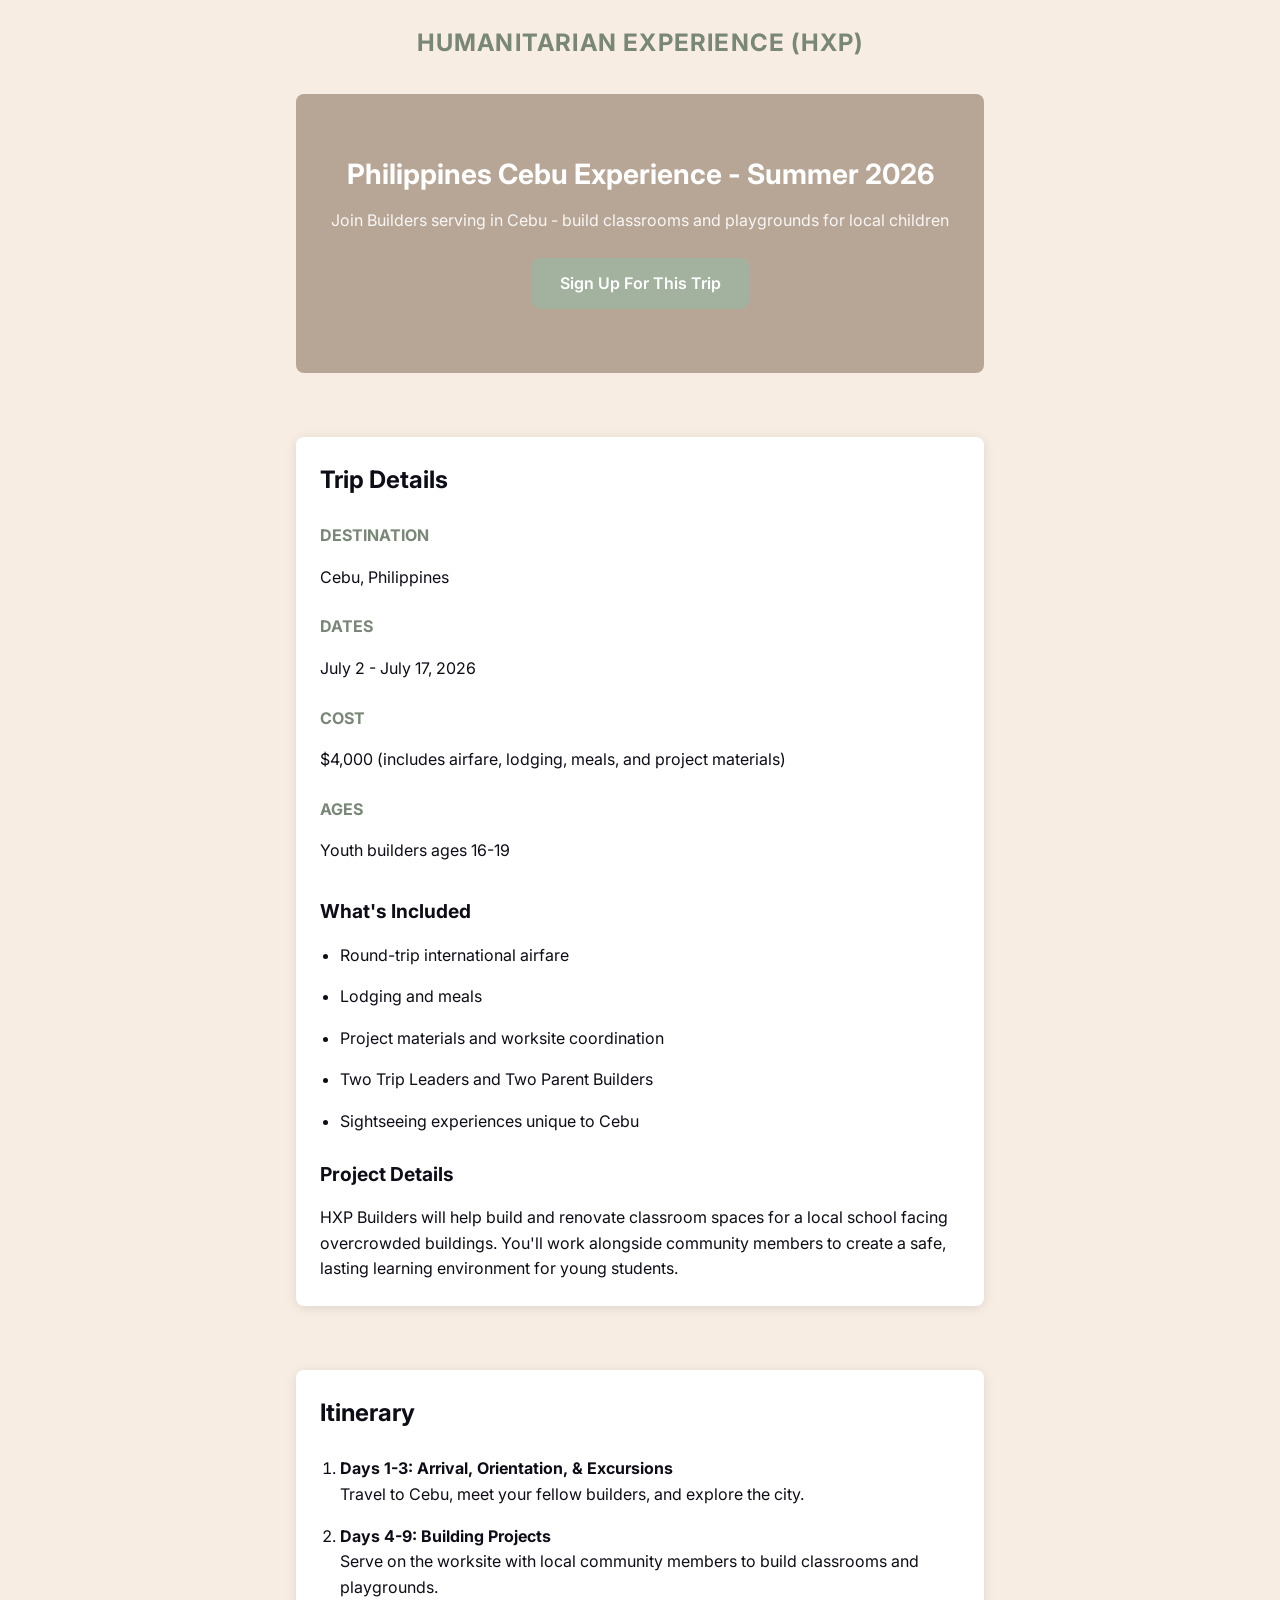
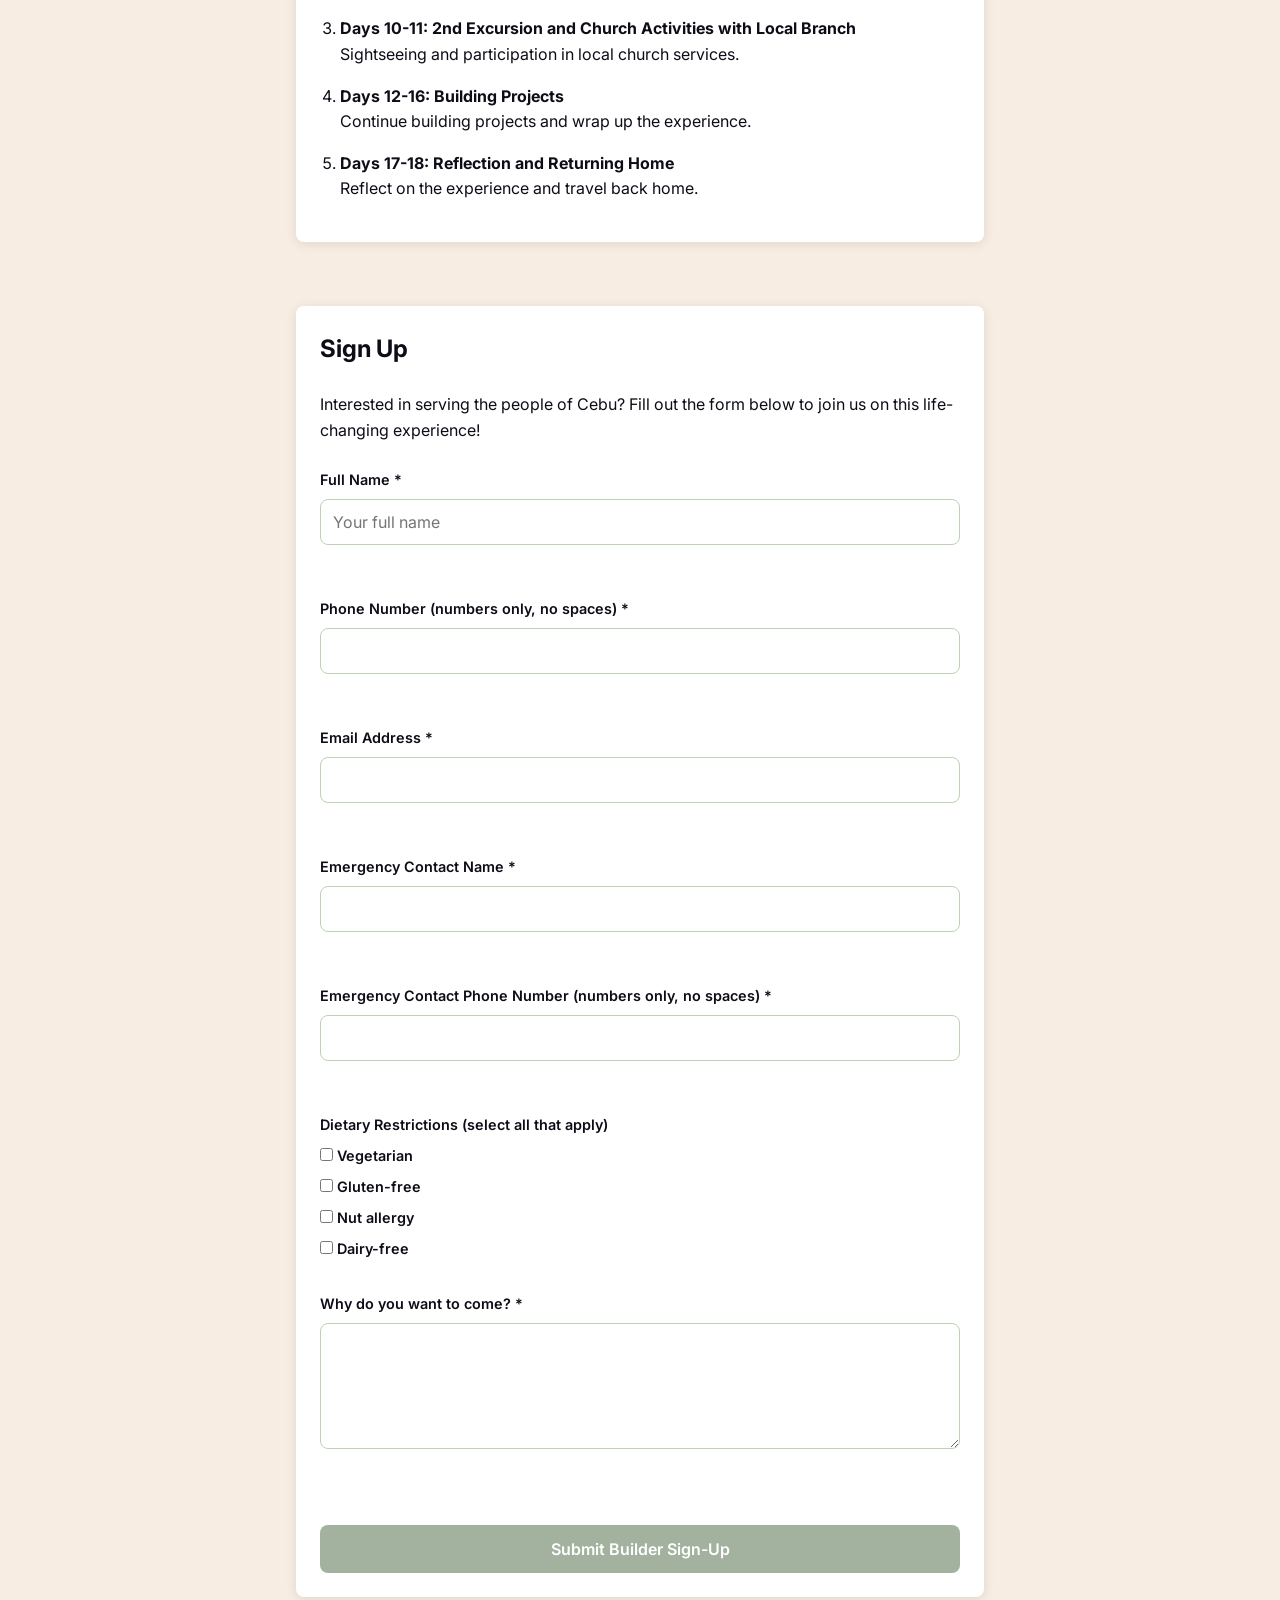
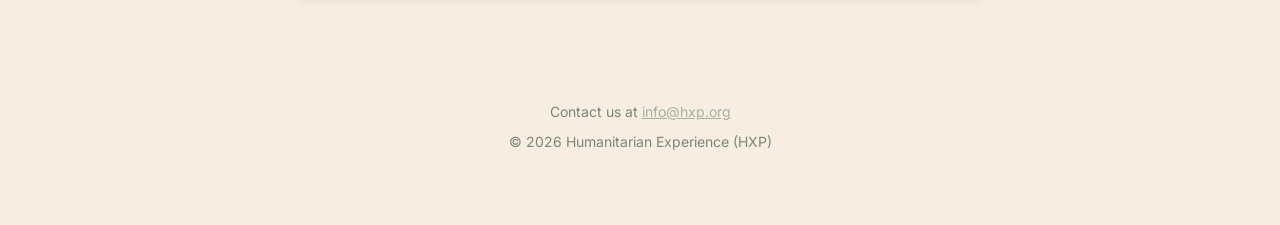
<file: index.html>
<!DOCTYPE html>
<html lang="en">
    <head>
        <meta charset="UTF-8">
        <meta name="viewport" content="width=device-width, initial-scale=1.0" />
        <title>HXP - Philippines Cebu 2026</title>

        <link href="https://fonts.googleapis.com/css2?family=Inter:wght@400;600;700&display=swap" rel="stylesheet" />


        <link rel="stylesheet" href="css/styles.css">
    </head>
    <body>
        <header>
            <p>
                Humanitarian Experience (HXP)
            </p>
        </header>

        <main>
            <section id="hero">
                <h1>Philippines Cebu Experience - Summer 2026</h1>
                <p>Join Builders serving in Cebu - build classrooms and playgrounds for local children</p>
                <a href="#signup" class="cta-button">Sign Up For This Trip</a>
            </section>

            <section id="details">
                <h2>Trip Details</h2>

                <dl>
                    <dt><b>Destination</b></dt>
                    <dd>Cebu, Philippines</dd>

                    <dt><b>Dates</b></dt>
                    <dd>July 2 - July 17, 2026</dd>

                    <dt><b>Cost</b></dt>
                    <dd>$4,000 (includes airfare, lodging, meals, and project materials)</dd>

                    <dt><b>Ages</b></dt>
                    <dd>Youth builders ages 16-19</dd>
                </dl>

                <h3>What's Included</h3>
                <ul>
                    <li>Round-trip international airfare</li>
                    <li>Lodging and meals</li>
                    <li>Project materials and worksite coordination</li>
                    <li>Two Trip Leaders and Two Parent Builders</li>
                    <li>Sightseeing experiences unique to Cebu</li>
                </ul>

                <h3>Project Details</h3>
                <p>
                    HXP Builders will help build and renovate classroom spaces for a local school 
                    facing overcrowded buildings. You'll work alongside community members to create a safe,
                    lasting learning environment for young students.
                </p>

                
            </section>

            <section id="itinerary">
                <h2>Itinerary</h2>
                <ol>
                    <li>
                        <strong>Days 1-3: Arrival, Orientation, &amp; Excursions</strong><br>
                        Travel to Cebu, meet your fellow builders, and explore the city.
                    </li>
                    <li>
                        <strong>Days 4-9: Building Projects</strong><br>
                        Serve on the worksite with local community members to build classrooms and playgrounds.
                    </li>
                    <li>
                        <strong>Days 10-11: 2nd Excursion and Church Activities with Local Branch</strong><br>
                        Sightseeing and participation in local church services.
                    </li>
                    <li>
                        <strong>Days 12-16: Building Projects</strong><br>
                        Continue building projects and wrap up the experience.
                    </li>
                    <li>
                        <strong>Days 17-18: Reflection and Returning Home</strong><br>
                        Reflect on the experience and travel back home.
                    </li>
                </ol>
            </section>

            <section id="signup">
                <h2>Sign Up</h2>
                <p>Interested in serving the people of Cebu? Fill out the form below to join us on this life-changing experience!</p>

                <form id="signup-form" novalidate>
                    <div class="form-field">
                        <label for="full-name">Full Name *</label>
                        <input
                            type="text"
                            id="full-name"
                            name="fullName"
                            autocomplete="name"
                            placeholder="Your full name"
                            required
                        />

                        <span class="field-error"></span>
                    </div>

                    <div class="form-field">
                        <label for="phone">Phone Number (numbers only, no spaces) *</label>
                        <input
                            type="tel"
                            id="phone"
                            name="phone"
                            autocomplete="tel"
                            required
                        />
                        <span class="field-error"></span>
                    </div>

                    <div class="form-field">
                        <label for="email">Email Address *</label>
                        <input
                            type="email"
                            id="email"
                            name="email"
                            autocomplete="email"
                            required
                        />
                        <span class="field-error"></span>
                    </div>

                    
                    <div class="form-field">
                        <label for="emergency-contact-name">Emergency Contact Name *</label>
                        <input
                            type="text"
                            id="emergency-contact-name"
                            name="emergencyContactName"
                            required
                        />
                        <span class="field-error"></span>
                    </div>

                    <div class="form-field">
                        <label for="emergency-contact-phone">Emergency Contact Phone Number (numbers only, no spaces) *</label>
                        <input
                            type="tel"
                            id="emergency-contact-phone"
                            name="emergencyContactPhone"
                            required
                        />
                        <span class="field-error"></span>
                    </div>

                    <fieldset class="form-field">
                        <legend>Dietary Restrictions (select all that apply)</legend>

                        <label class="checkbox-label">
                            <input type="checkbox" name="dietary" value="Vegetarian">
                            Vegetarian
                        </label>

                        <label class="checkbox-label">
                            <input type="checkbox" name="dietary" value="Gluten-free">
                            Gluten-free
                        </label>

                        <label class="checkbox-label">
                            <input type="checkbox" name="dietary" value="Nut allergy">
                            Nut allergy
                        </label>

                        <label class="checkbox-label">
                            <input type="checkbox" name="dietary" value="Dairy-free">
                            Dairy-free
                        </label>

                    </fieldset>


                    <div class="form-field">
                        <label for="why">Why do you want to come? *</label>
                        <textarea
                            id="why"
                            name="why"
                            rows="5"
                            required
                        ></textarea>
                        <span class="field-error"></span>
                    </div>

                      <button type="submit" class="submit-info-button">Submit Builder Sign-Up</button>

                    
                </form>
            </section> 

        </main>

        <footer>
            <p>Contact us at <a href="mailto:info@hxp.org">info@hxp.org</a></p>
            <p>&copy; 2026 Humanitarian Experience (HXP)</p>
        </footer>


        <script src="js/validation.js" defer></script>
        <script src="js/submit.js" defer></script>
    </body>
</html>
</file>
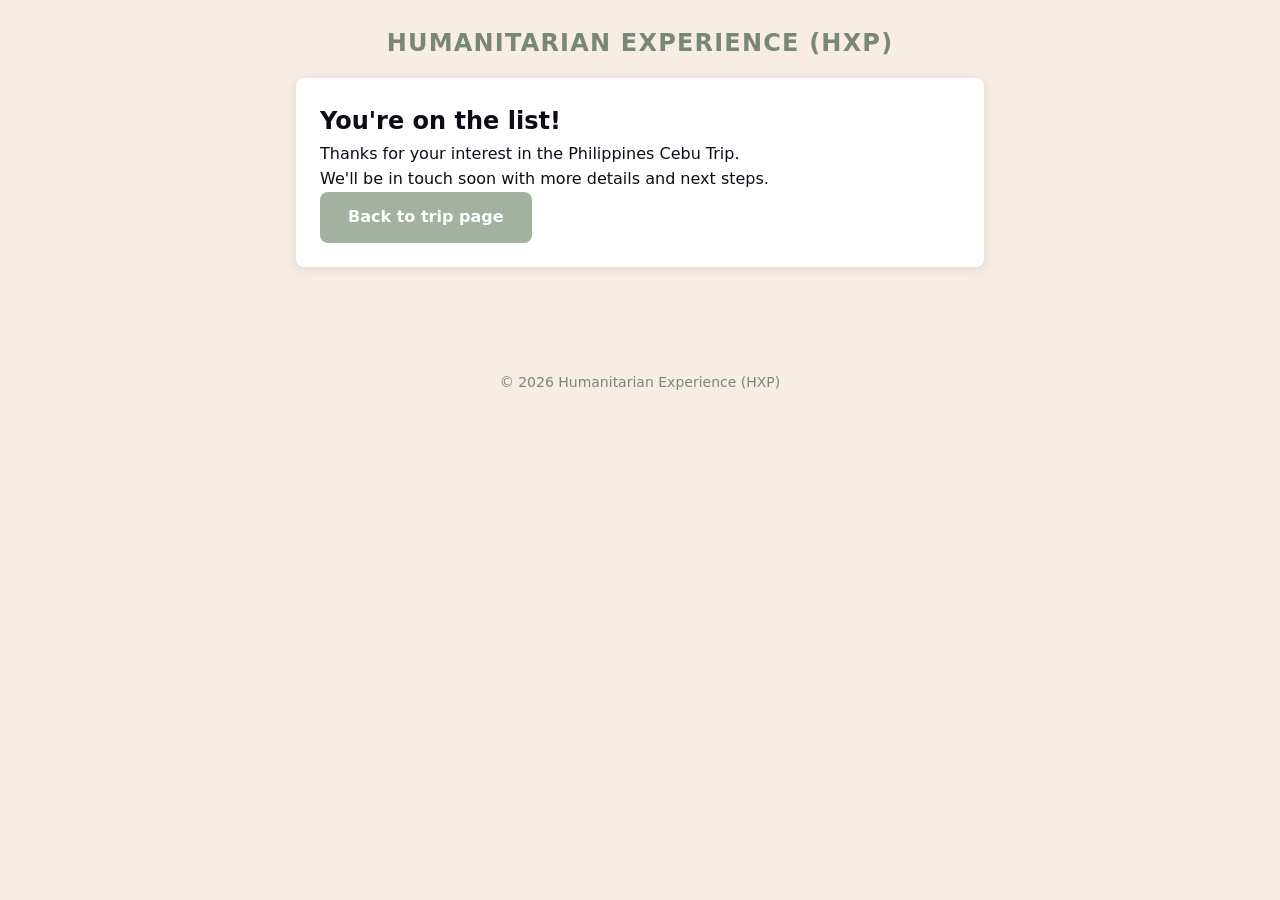
<file: success.html>
<!DOCTYPE html>
<html lang="en">
<head>
    <meta charset="UTF-8">
    <meta name="viewport" content="width=device-width, initial-scale=1.0">
    <title>Sign-Up Received - HXP</title>
    <link rel="stylesheet" href="css/styles.css">
</head>
<body>
    <header>
        <p>
            Humanitarian Experience (HXP)
        </p>
    </header>

    <main>
        <section id="details">
            <h1>You're on the list!</h1>
            <p>Thanks for your interest in the Philippines Cebu Trip.</p>
            <p>We'll be in touch soon with more details and next steps.</p>
            <p><a href="index.html" class="cta-button">Back to trip page</a></p>
        </section>
    </main>

    <footer>
        <p>&copy; 2026 Humanitarian Experience (HXP)</p>
    </footer>
</body>
</html>
</file>
<file: css/styles.css>
* {
    box-sizing: border-box;
    margin: 0;
    padding: 0;
  }

/* --- Design tokens (change colors here later) --- */
:root {
  --color-bg: #F8EDE3;
  --color-surface: #ffffff;
  --color-text: #0d0d18;
  --color-text-muted: #798777;
  --color-accent: #A2B29F;        /* warm terracotta */
  --color-accent-hover: #798777;
  --color-border: #BDD2B6;
  --color-error: rgb(205, 81, 68);
  --color-bg-hero: #b7a696;

  --font-body: "Inter", system-ui, sans-serif;
  --space-xs: 0.5rem;
  --space-sm: 1rem;
  --space-md: 1.5rem;
  --space-lg: 2.5rem;
  --space-xl: 4rem;
  --radius: 8px;
  --shadow: 0 2px 12px rgba(0, 0, 0, 0.1);
  --max-width: 720px;
}

html {
  scroll-behavior: smooth;
}

body {
  font-family: var(--font-body);
  background-color: var(--color-bg);
  color: var(--color-text);
  line-height: 1.6;
}

header,
main, 
footer {
    max-width: var(--max-width);
    margin-left: auto;
    margin-right: auto;
    padding-left: var(--space-sm);
    padding-right: var(--space-sm);
}

header{
    padding-top: var(--space-md);
    padding-bottom: var(--space-sm);
    text-align: center;
}

header p {
    font-size: 1.5rem;
    font-weight: 700;
    text-transform: uppercase;
    color: var(--color-text-muted);
    letter-spacing: .05em;
}

main section {
    margin-bottom: var(--space-xl);
}

/* Hero Section */
#hero {
    text-align: center;
    padding: var(--space-xl) var(--space-sm);
    background: var(--color-bg-hero);
    color: #ffffff;
    border-radius: var(--radius);
    margin-top: var(--space-sm);
}

#hero h1 {
    font-size: 1.75rem;
    line-height: 1.2;
    margin-bottom: var(--space-sm);
}

#hero p {
    color: rgba(255,255,255,.9);
    margin-bottom: var(--space-md);
    margin-left: auto;
    margin-right: auto;
}

.cta-button {
    display: inline-block;
    background-color: var(--color-accent);
    color: #ffffff;
    text-decoration: none;
    font-weight: 600;
    padding: 0.9rem 1.75rem;
    border-radius: var(--radius);
    min-height: 44px;
    line-height: 1.4;
  }

.cta-button:hover {
background-color: var(--color-accent-hover);
}

/* Sections */
h2 {
font-size: 1.5rem;
margin-bottom: var(--space-md);
color: var(--color-text);
}

h3 {
font-size: 1.2rem;
margin-top: var(--space-md);
margin-bottom: var(--space-sm);
}

#details,
#itinerary,
#signup {
background: var(--color-surface);
padding: var(--space-md);
border-radius: var(--radius);
box-shadow: var(--shadow);
}

/* Definition list (trip facts) */
dl {
display: grid;
gap: var(--space-sm);
}

dt {
font-weight: 700;
font-size: 1rem;
color: var(--color-text-muted);
text-transform: uppercase;
}

dd {
margin-bottom: var(--space-xs);
}

ul,
ol {
padding-left: 1.25rem;
}

li {
margin-bottom: var(--space-sm);
}


/* Form Section */
#signup > p {
    color: var(--color-text);
    margin-bottom: var(--space-md);
  }


  .form-field input:not([type="checkbox"]),
  .form-field textarea {
    width: 100%;
    padding: 0.75rem;
    font-family: inherit;
    font-size: 1rem;
    border: 1px solid var(--color-border);
    border-radius: var(--radius);
    background: #fff;
    min-height: 44px;
  }

  .form-field {
    margin-bottom: var(--space-md);
  }
  
  .form-field label {
    display: block;
    font-weight: 600;
    font-size: 0.9rem;
    margin-bottom: var(--space-xs);
  }


  .form-field textarea {
    min-height: auto;
    resize: vertical;
  }
  .form-field input:focus,
  .form-field textarea:focus {
    outline: 2px solid var(--color-accent);
    outline-offset: 2px;
    border-color: var(--color-accent);
  }

  .field-error {
    display: block;
    color: var(--color-error);
    font-size: 0.875rem;
    margin-top: var(--space-xs);
    min-height: 1.25rem;
  }

  .form-field input.input-error,
  .form-field textarea.input-error {
    border-color: var(--color-error);
  }

.checkbox-label {
    display: flex;
    align-items: center;
    gap: var(--space-xs);
    margin-bottom: var(--space-xs);
    font-weight: 400;
    cursor: pointer;
}

fieldset {
    border: none;
    padding: 0; 
}

legend {
    font-weight: 600;
    font-size: .9rem;
    margin-bottom: var(--space-xs);
}

.submit-info-button {
    width: 100%;
    padding: 0.875rem 1.5rem;
    font-family: inherit;
    font-size: 1rem;
    font-weight: 600;
    color: #ffffff;
    background-color: var(--color-accent);
    border: none;
    border-radius: var(--radius);
    cursor: pointer;
    min-height: 48px;
    margin-top: var(--space-sm);
  }
  .submit-info-button:hover {
    background-color: var(--color-accent-hover);
  }
  .submit-info-button:disabled {
    opacity: 0.6;
    cursor: not-allowed;
  }


/* --- Footer --- */
footer {
    padding-top: var(--space-lg);
    padding-bottom: var(--space-xl);
    text-align: center;
    color: var(--color-text-muted);
    font-size: 0.875rem;
  }
  footer p {
    margin-bottom: var(--space-xs);
  }
  footer a {
    color: var(--color-accent);
  }
</file>
